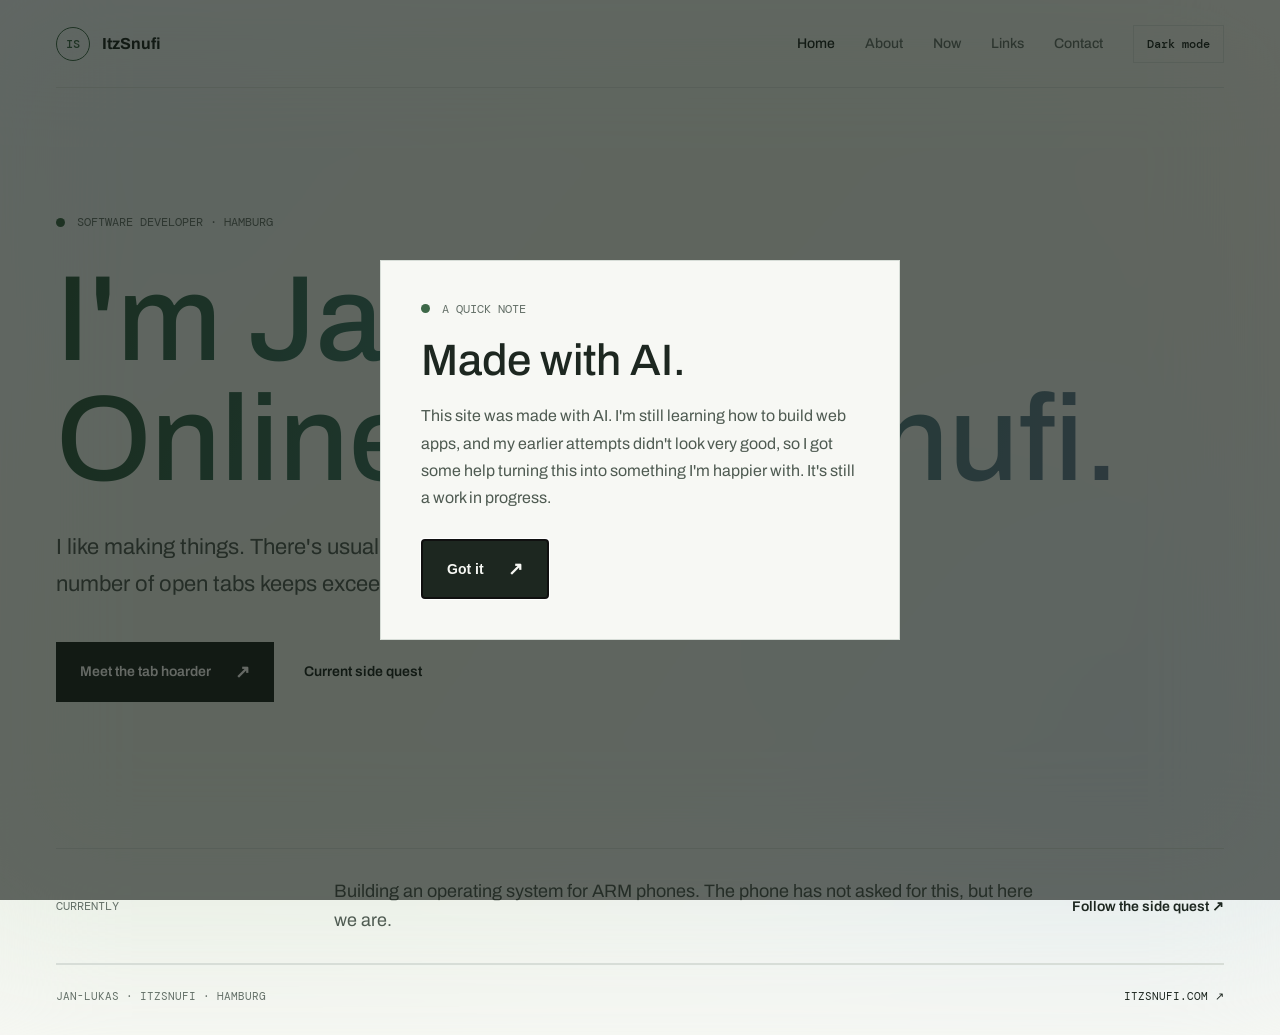
<file: index.html>
<!doctype html>
<html lang="en">
<head>
  <meta charset="utf-8">
  <meta name="viewport" content="width=device-width, initial-scale=1">
  <meta name="theme-color" content="#f7f8f4">
  <meta name="description" content="I'm Jan-Lukas, online as ItzSnufi. Software developer from Hamburg, Linux enthusiast, and always working on something new.">
  <title>ItzSnufi — Jan-Lukas</title>
  <link rel="preconnect" href="https://fonts.googleapis.com">
  <link rel="preconnect" href="https://fonts.gstatic.com" crossorigin>
  <link href="https://fonts.googleapis.com/css2?family=Archivo:wght@400;500;600;700&family=DM+Mono:wght@400;500&display=swap" rel="stylesheet">
  <link rel="stylesheet" href="style.css">
</head>
<body>
  <div class="page-shell">
    <header class="topbar">
      <a class="wordmark" href="index.html" aria-label="ItzSnufi home">
        <span class="mark">IS</span>
        <span>ItzSnufi</span>
      </a>
      <div class="topbar-actions">
        <nav class="nav-links" aria-label="Main navigation">
          <a href="index.html" aria-current="page">Home</a>
          <a href="about.html">About</a>
          <a href="now.html">Now</a>
          <a href="links.html">Links</a>
          <a href="contact.html">Contact</a>
        </nav>
        <button class="theme-toggle" type="button" data-theme-toggle>Dark mode</button>
      </div>
    </header>

    <main>
      <section class="hero" aria-labelledby="hero-title">
        <div class="eyebrow"><span class="status-dot"></span> Software developer · Hamburg</div>
        <h1 id="hero-title"><span class="gradient-text">I'm Jan-Lukas.</span><br><span class="gradient-text">Online, I'm ItzSnufi.</span></h1>
        <p class="hero-copy">I like making things. There's usually <strong>code</strong> involved, and somehow the number of open tabs keeps exceeding the number of ideas.</p>
        <div class="hero-actions">
          <a class="primary-link" href="about.html">Meet the tab hoarder <span aria-hidden="true">↗</span></a>
          <a class="text-link" href="now.html">Current side quest</a>
        </div>
      </section>

      <section class="home-note" aria-label="Currently working on">
        <span class="section-index">Currently</span>
        <p>Building an operating system for ARM phones. The phone has not asked for this, but here we are.</p>
        <a class="text-link" href="now.html">Follow the side quest <span aria-hidden="true">↗</span></a>
      </section>
    </main>

    <footer>
      <span>Jan-Lukas · ItzSnufi · Hamburg</span>
      <a href="https://itzsnufi.com">itzsnufi.com ↗</a>
    </footer>
  </div>
  <dialog class="site-note" aria-labelledby="site-note-title" data-site-note>
    <p class="eyebrow"><span class="status-dot"></span> A quick note</p>
    <h2 id="site-note-title">Made with AI.</h2>
    <p>This site was made with AI. I'm still learning how to build web apps, and my earlier attempts didn't look very good, so I got some help turning this into something I'm happier with. It's still a work in progress.</p>
    <form method="dialog"><button class="primary-link" type="submit">Got it <span aria-hidden="true">↗</span></button></form>
  </dialog>
  <script src="script.js" defer></script>
</body>
</html>
</file>
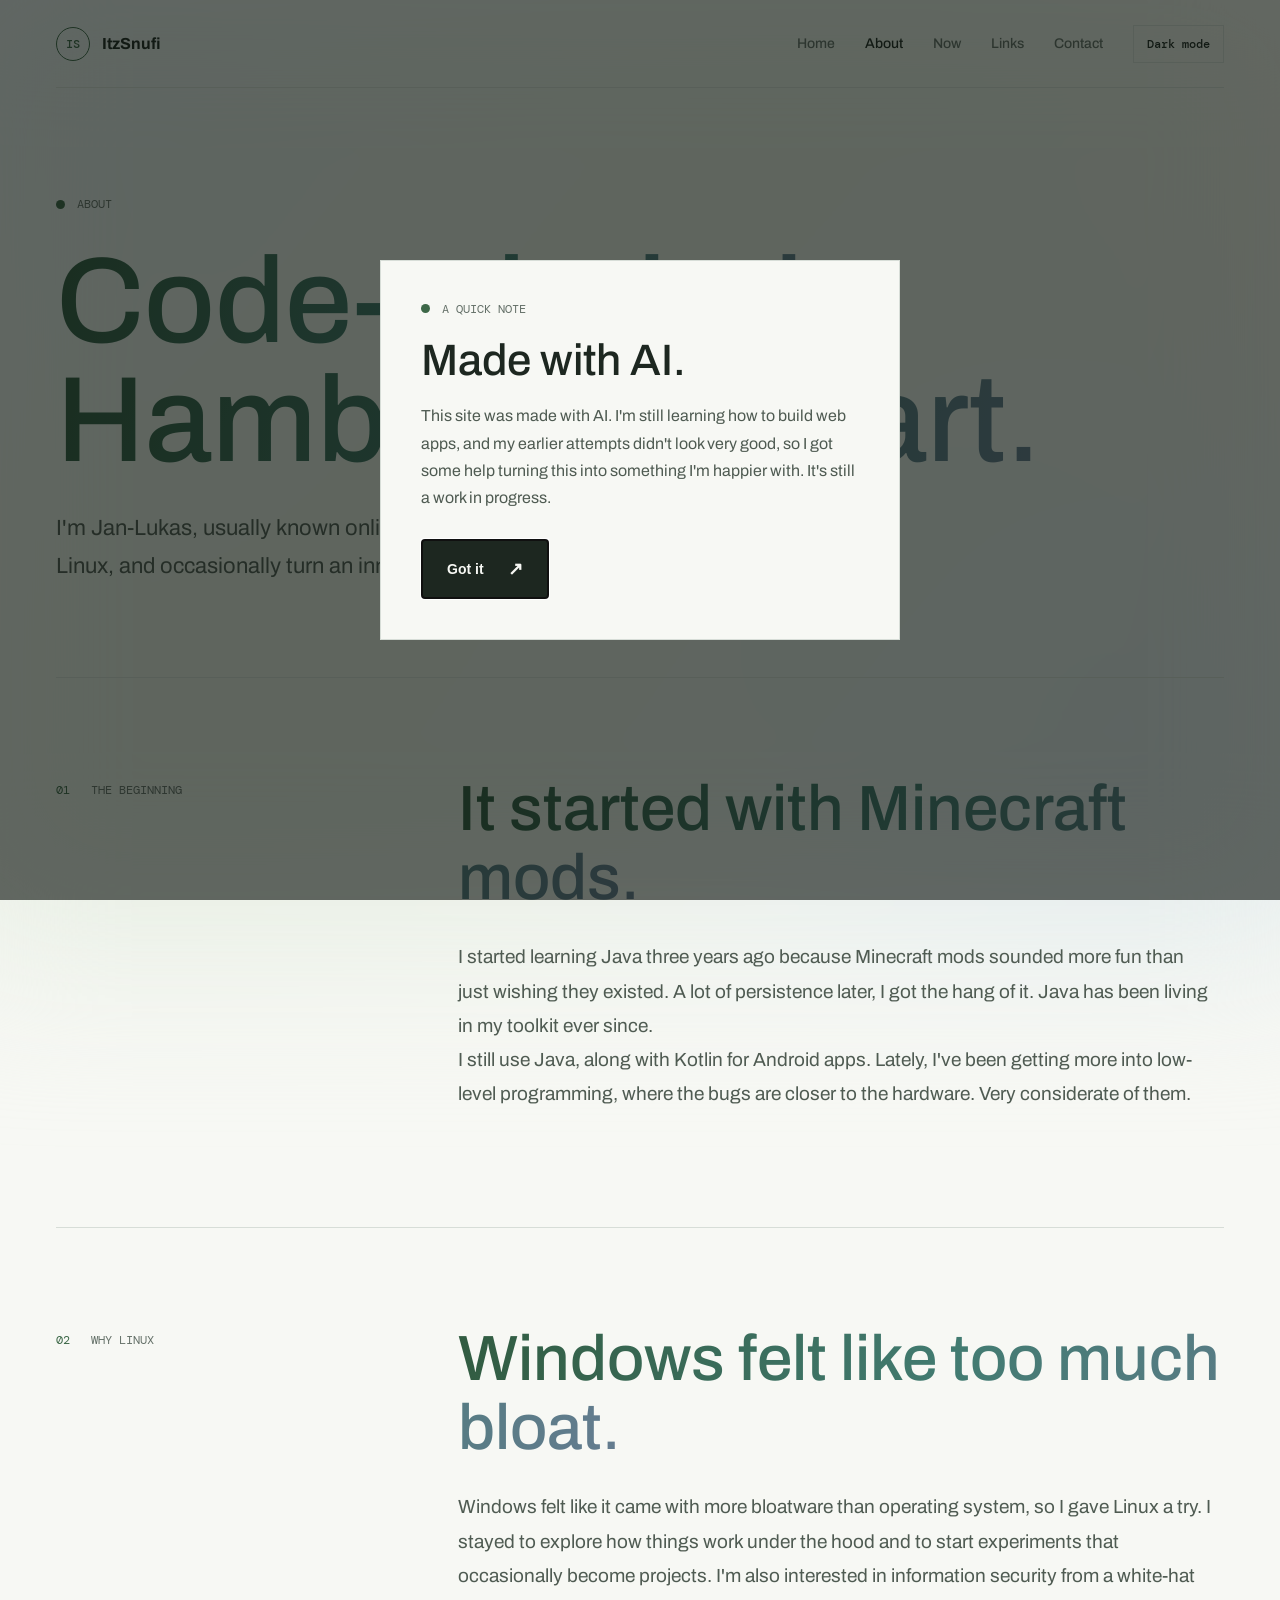
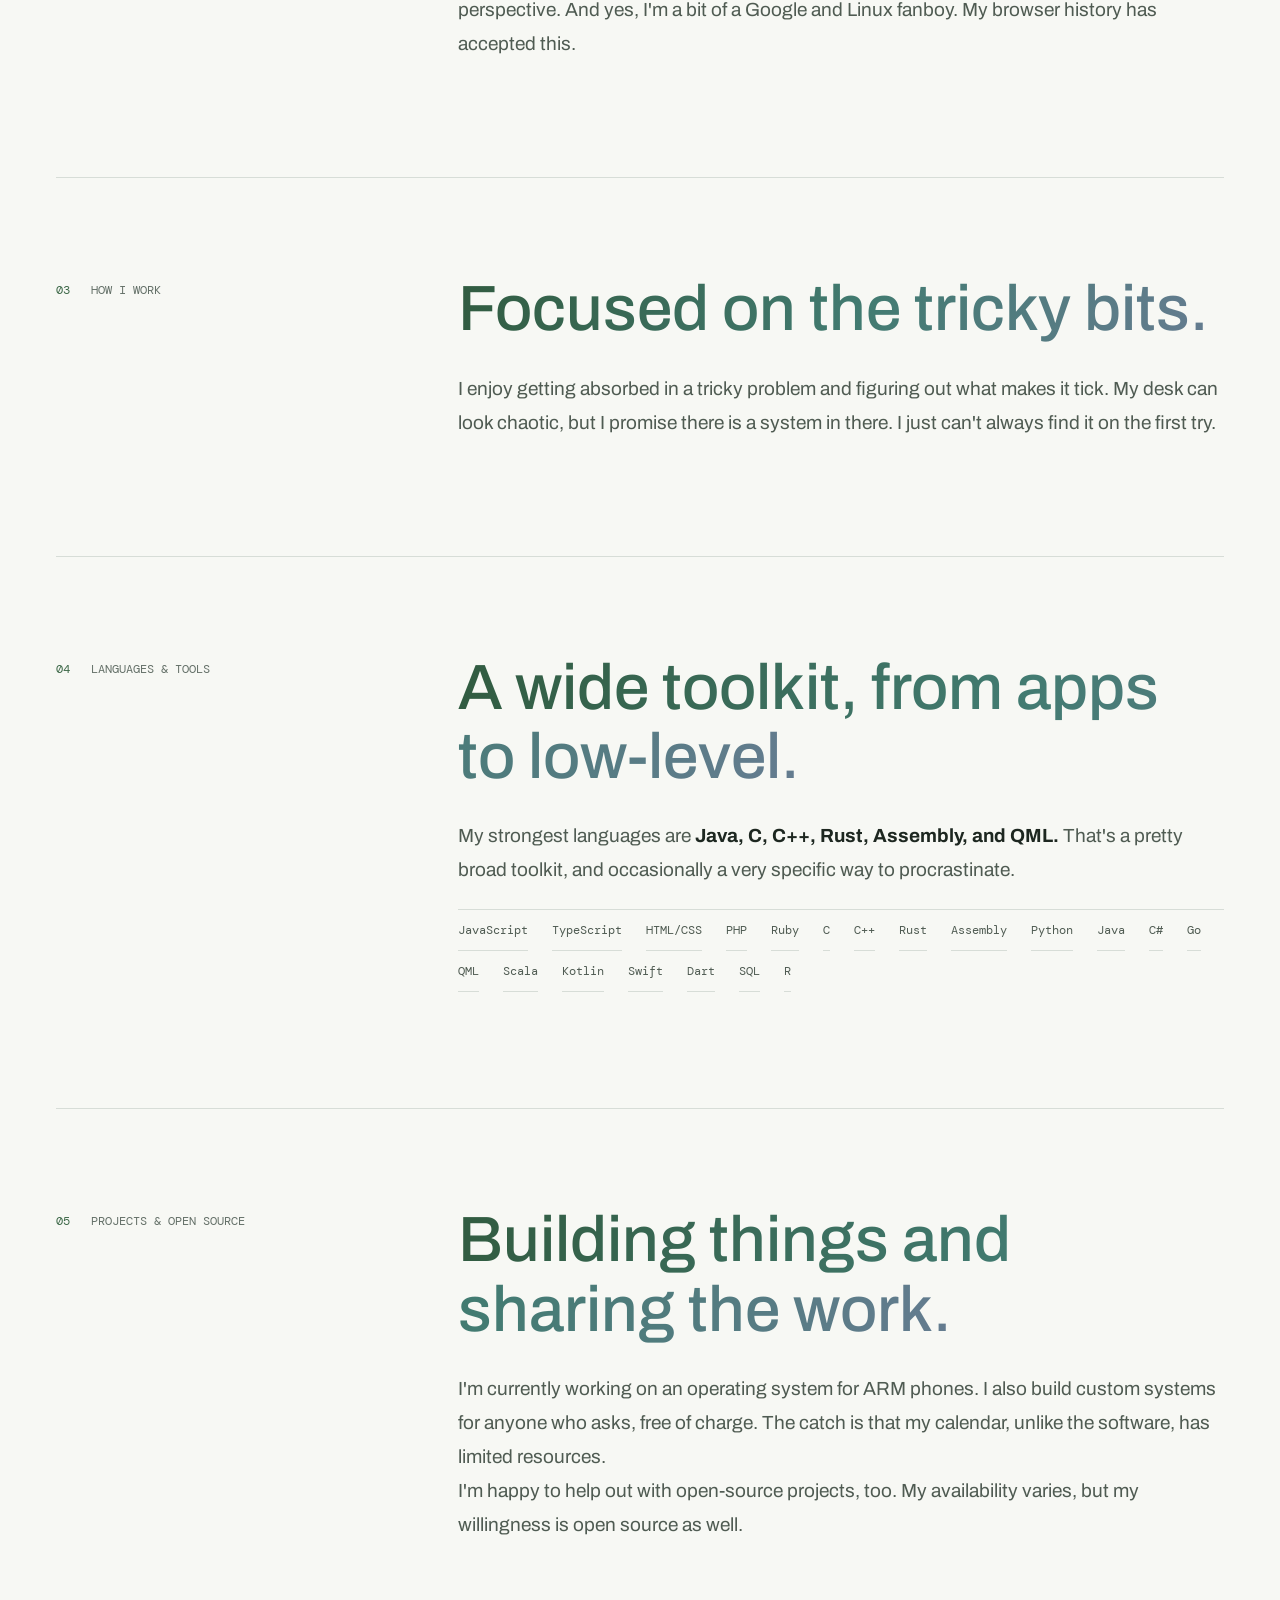
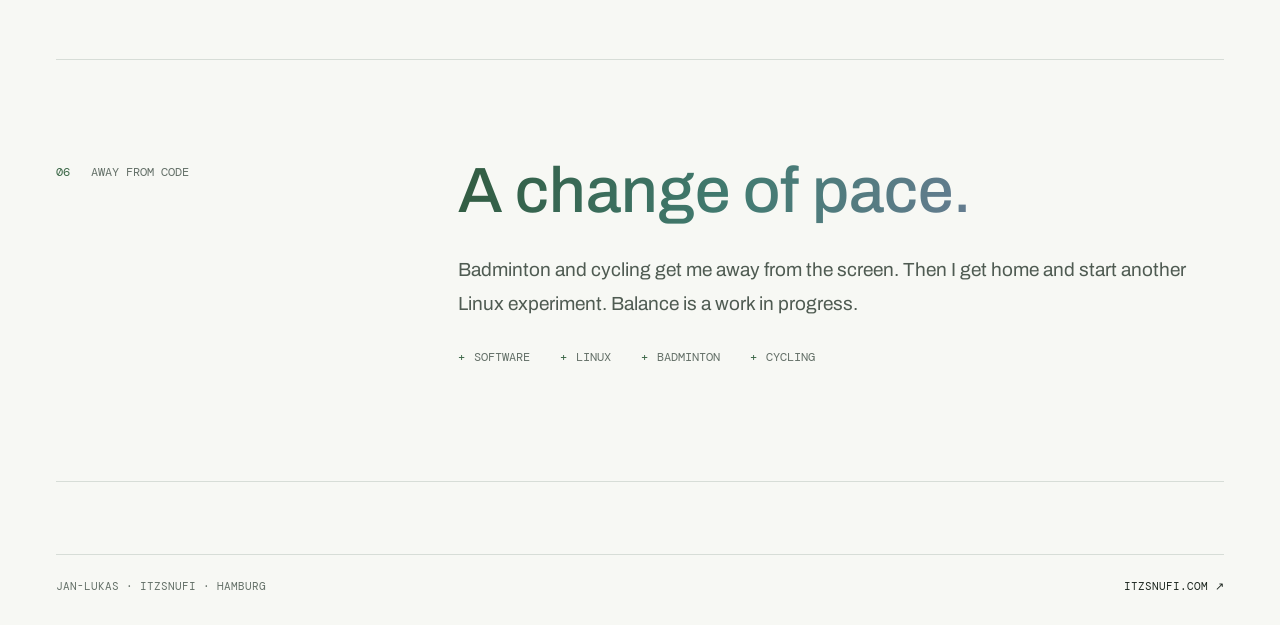
<file: about.html>
<!doctype html>
<html lang="en">
<head>
  <meta charset="utf-8">
  <meta name="viewport" content="width=device-width, initial-scale=1">
  <meta name="theme-color" content="#f7f8f4">
  <meta name="description" content="A little more about Jan-Lukas, also known as ItzSnufi: software, Linux, life in Hamburg, and the things that keep me curious.">
  <title>About — ItzSnufi</title>
  <link rel="preconnect" href="https://fonts.googleapis.com">
  <link rel="preconnect" href="https://fonts.gstatic.com" crossorigin>
  <link href="https://fonts.googleapis.com/css2?family=Archivo:wght@400;500;600;700&family=DM+Mono:wght@400;500&display=swap" rel="stylesheet">
  <link rel="stylesheet" href="style.css">
</head>
<body>
  <div class="page-shell">
    <header class="topbar">
      <a class="wordmark" href="index.html" aria-label="ItzSnufi home"><span class="mark">IS</span><span>ItzSnufi</span></a>
      <div class="topbar-actions">
        <nav class="nav-links" aria-label="Main navigation">
          <a href="index.html">Home</a>
          <a href="about.html" aria-current="page">About</a>
          <a href="now.html">Now</a>
          <a href="links.html">Links</a>
          <a href="contact.html">Contact</a>
        </nav>
        <button class="theme-toggle" type="button" data-theme-toggle>Dark mode</button>
      </div>
    </header>

    <main class="page-main">
      <header class="page-heading">
        <div class="eyebrow"><span class="status-dot"></span> About</div>
        <h1><span class="gradient-text">Code-minded.</span><br><span class="gradient-text">Hamburg at heart.</span></h1>
        <p class="hero-copy">I'm Jan-Lukas, usually known online as <strong>ItzSnufi</strong>. I build software, love Linux, and occasionally turn an innocent "what if?" into a project.</p>
      </header>

      <section class="content-section" aria-labelledby="curiosity-title">
        <div class="section-index"><span>01</span> The beginning</div>
        <div>
          <h2 id="curiosity-title"><span class="gradient-text">It started with Minecraft mods.</span></h2>
          <p class="section-copy">I started learning Java three years ago because Minecraft mods sounded more fun than just wishing they existed. A lot of persistence later, I got the hang of it. Java has been living in my toolkit ever since.</p>
          <p class="section-copy">I still use Java, along with Kotlin for Android apps. Lately, I've been getting more into low-level programming, where the bugs are closer to the hardware. Very considerate of them.</p>
        </div>
      </section>

      <section class="content-section" aria-labelledby="linux-title">
        <div class="section-index"><span>02</span> Why Linux</div>
        <div>
          <h2 id="linux-title"><span class="gradient-text">Windows felt like too much bloat.</span></h2>
          <p class="section-copy">Windows felt like it came with more bloatware than operating system, so I gave Linux a try. I stayed to explore how things work under the hood and to start experiments that occasionally become projects. I'm also interested in information security from a white-hat perspective. And yes, I'm a bit of a Google and Linux fanboy. My browser history has accepted this.</p>
        </div>
      </section>

      <section class="content-section" aria-labelledby="working-title">
        <div class="section-index"><span>03</span> How I work</div>
        <div>
          <h2 id="working-title"><span class="gradient-text">Focused on the tricky bits.</span></h2>
          <p class="section-copy">I enjoy getting absorbed in a tricky problem and figuring out what makes it tick. My desk can look chaotic, but I promise there is a system in there. I just can't always find it on the first try.</p>
        </div>
      </section>

      <section class="content-section" aria-labelledby="languages-title">
        <div class="section-index"><span>04</span> Languages &amp; tools</div>
        <div>
          <h2 id="languages-title"><span class="gradient-text">A wide toolkit, from apps to low-level.</span></h2>
          <p class="section-copy">My strongest languages are <strong>Java, C, C++, Rust, Assembly, and QML.</strong> That's a pretty broad toolkit, and occasionally a very specific way to procrastinate.</p>
          <ul class="language-list" aria-label="Programming languages and technologies">
            <li>JavaScript</li>
            <li>TypeScript</li>
            <li>HTML/CSS</li>
            <li>PHP</li>
            <li>Ruby</li>
            <li>C</li>
            <li>C++</li>
            <li>Rust</li>
            <li>Assembly</li>
            <li>Python</li>
            <li>Java</li>
            <li>C#</li>
            <li>Go</li>
            <li>QML</li>
            <li>Scala</li>
            <li>Kotlin</li>
            <li>Swift</li>
            <li>Dart</li>
            <li>SQL</li>
            <li>R</li>
          </ul>
        </div>
      </section>

      <section class="content-section" aria-labelledby="projects-title">
        <div class="section-index"><span>05</span> Projects &amp; open source</div>
        <div>
          <h2 id="projects-title"><span class="gradient-text">Building things and sharing the work.</span></h2>
          <p class="section-copy">I'm currently working on an operating system for ARM phones. I also build custom systems for anyone who asks, free of charge. The catch is that my calendar, unlike the software, has limited resources.</p>
          <p class="section-copy">I'm happy to help out with open-source projects, too. My availability varies, but my willingness is open source as well.</p>
        </div>
      </section>

      <section class="content-section" aria-labelledby="outside-title">
        <div class="section-index"><span>06</span> Away from code</div>
        <div>
          <h2 id="outside-title"><span class="gradient-text">A change of pace.</span></h2>
          <p class="section-copy">Badminton and cycling get me away from the screen. Then I get home and start another Linux experiment. Balance is a work in progress.</p>
          <div class="hobby-list" aria-label="Interests"><span>Software</span><span>Linux</span><span>Badminton</span><span>Cycling</span></div>
        </div>
      </section>
    </main>

    <footer><span>Jan-Lukas · ItzSnufi · Hamburg</span><a href="https://itzsnufi.com">itzsnufi.com ↗</a></footer>
  </div>
  <dialog class="site-note" aria-labelledby="site-note-title" data-site-note>
    <p class="eyebrow"><span class="status-dot"></span> A quick note</p>
    <h2 id="site-note-title">Made with AI.</h2>
    <p>This site was made with AI. I'm still learning how to build web apps, and my earlier attempts didn't look very good, so I got some help turning this into something I'm happier with. It's still a work in progress.</p>
    <form method="dialog"><button class="primary-link" type="submit">Got it <span aria-hidden="true">↗</span></button></form>
  </dialog>
  <script src="script.js" defer></script>
</body>
</html>
</file>
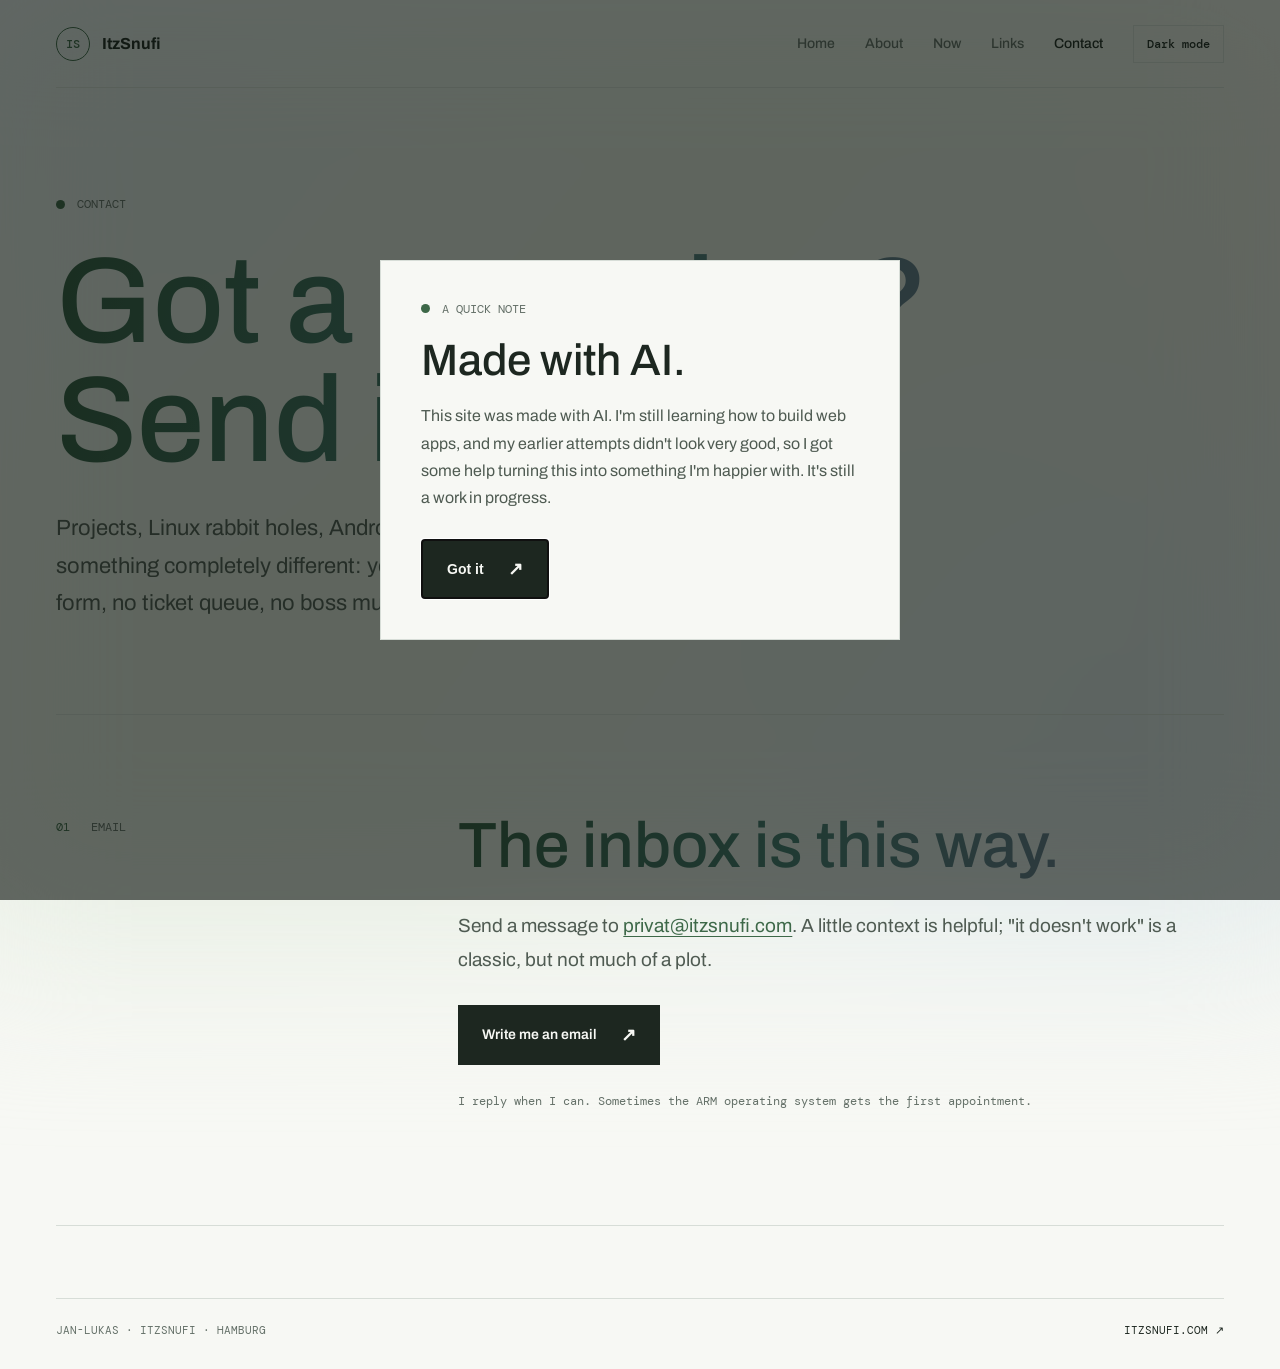
<file: contact.html>
<!doctype html>
<html lang="en">
<head>
  <meta charset="utf-8">
  <meta name="viewport" content="width=device-width, initial-scale=1">
  <meta name="theme-color" content="#f7f8f4">
  <meta name="description" content="Get in touch with Jan-Lukas about anything, from projects and Linux to a quick hello.">
  <title>Contact — ItzSnufi</title>
  <link rel="preconnect" href="https://fonts.googleapis.com">
  <link rel="preconnect" href="https://fonts.gstatic.com" crossorigin>
  <link href="https://fonts.googleapis.com/css2?family=Archivo:wght@400;500;600;700&family=DM+Mono:wght@400;500&display=swap" rel="stylesheet">
  <link rel="stylesheet" href="style.css">
</head>
<body>
  <div class="page-shell">
    <header class="topbar">
      <a class="wordmark" href="index.html" aria-label="ItzSnufi home"><span class="mark">IS</span><span>ItzSnufi</span></a>
      <div class="topbar-actions">
        <nav class="nav-links" aria-label="Main navigation">
          <a href="index.html">Home</a>
          <a href="about.html">About</a>
          <a href="now.html">Now</a>
          <a href="links.html">Links</a>
          <a href="contact.html" aria-current="page">Contact</a>
        </nav>
        <button class="theme-toggle" type="button" data-theme-toggle>Dark mode</button>
      </div>
    </header>

    <main class="page-main">
      <header class="page-heading">
        <div class="eyebrow"><span class="status-dot"></span> Contact</div>
        <h1><span class="gradient-text">Got a question?</span><br><span class="gradient-text">Send it my way.</span></h1>
        <p class="hero-copy">Projects, Linux rabbit holes, Android apps, open-source ideas, or something completely different: you can email me about anything. No form, no ticket queue, no boss music.</p>
      </header>

      <section class="content-section" aria-labelledby="email-title">
        <div class="section-index"><span>01</span> Email</div>
        <div>
          <h2 id="email-title"><span class="gradient-text">The inbox is this way.</span></h2>
          <p class="section-copy">Send a message to <a class="contact-email" href="mailto:privat@itzsnufi.com">privat@itzsnufi.com</a>. A little context is helpful; "it doesn't work" is a classic, but not much of a plot.</p>
          <a class="primary-link contact-cta" href="mailto:privat@itzsnufi.com">Write me an email <span aria-hidden="true">↗</span></a>
          <p class="page-endnote">I reply when I can. Sometimes the ARM operating system gets the first appointment.</p>
        </div>
      </section>
    </main>

    <footer><span>Jan-Lukas · ItzSnufi · Hamburg</span><a href="https://itzsnufi.com">itzsnufi.com ↗</a></footer>
  </div>
  <dialog class="site-note" aria-labelledby="site-note-title" data-site-note>
    <p class="eyebrow"><span class="status-dot"></span> A quick note</p>
    <h2 id="site-note-title">Made with AI.</h2>
    <p>This site was made with AI. I'm still learning how to build web apps, and my earlier attempts didn't look very good, so I got some help turning this into something I'm happier with. It's still a work in progress.</p>
    <form method="dialog"><button class="primary-link" type="submit">Got it <span aria-hidden="true">↗</span></button></form>
  </dialog>
  <script src="script.js" defer></script>
</body>
</html>
</file>
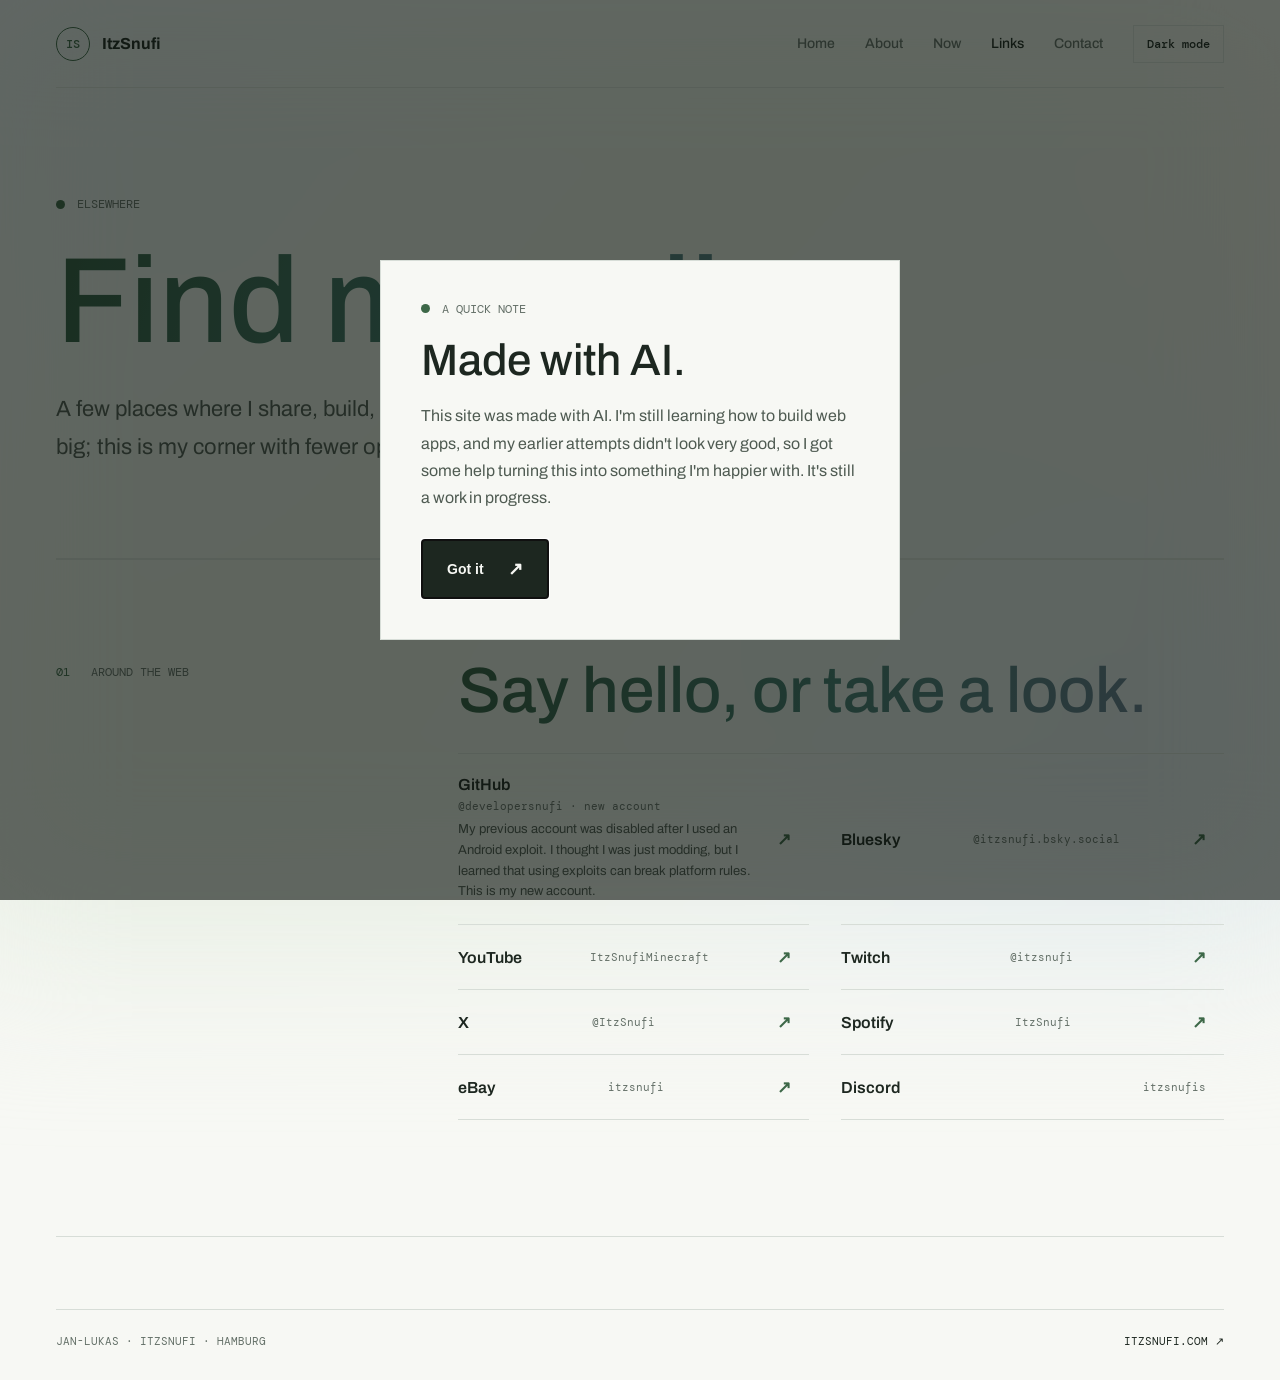
<file: links.html>
<!doctype html>
<html lang="en">
<head>
  <meta charset="utf-8">
  <meta name="viewport" content="width=device-width, initial-scale=1">
  <meta name="theme-color" content="#f7f8f4">
  <meta name="description" content="Find ItzSnufi around the web.">
  <title>Links — ItzSnufi</title>
  <link rel="preconnect" href="https://fonts.googleapis.com">
  <link rel="preconnect" href="https://fonts.gstatic.com" crossorigin>
  <link href="https://fonts.googleapis.com/css2?family=Archivo:wght@400;500;600;700&family=DM+Mono:wght@400;500&display=swap" rel="stylesheet">
  <link rel="stylesheet" href="style.css">
</head>
<body>
  <div class="page-shell">
    <header class="topbar">
      <a class="wordmark" href="index.html" aria-label="ItzSnufi home"><span class="mark">IS</span><span>ItzSnufi</span></a>
      <div class="topbar-actions">
        <nav class="nav-links" aria-label="Main navigation">
          <a href="index.html">Home</a>
          <a href="about.html">About</a>
          <a href="now.html">Now</a>
          <a href="links.html" aria-current="page">Links</a>
          <a href="contact.html">Contact</a>
        </nav>
        <button class="theme-toggle" type="button" data-theme-toggle>Dark mode</button>
      </div>
    </header>

    <main class="page-main">
      <header class="page-heading">
        <div class="eyebrow"><span class="status-dot"></span> Elsewhere</div>
        <h1><span class="gradient-text">Find me online.</span></h1>
        <p class="hero-copy">A few places where I share, build, watch, listen, or hang out. The internet is big; this is my corner with fewer open tabs.</p>
      </header>

      <section class="content-section links-section" aria-labelledby="links-title">
        <div class="section-index"><span>01</span> Around the web</div>
        <div>
          <h2 id="links-title"><span class="gradient-text">Say hello, or take a look.</span></h2>
          <div class="social-grid">
            <a class="social-link" href="https://github.com/developersnufi" target="_blank" rel="noreferrer"><span class="social-copy"><span>GitHub</span><span class="handle">@developersnufi · new account</span><span class="social-description">My previous account was disabled after I used an Android exploit. I thought I was just modding, but I learned that using exploits can break platform rules. This is my new account.</span></span><span class="arrow" aria-hidden="true">↗</span></a>
            <a class="social-link" href="https://itzsnufi.bsky.social" target="_blank" rel="noreferrer"><span>Bluesky</span><span class="handle">@itzsnufi.bsky.social</span><span class="arrow" aria-hidden="true">↗</span></a>
            <a class="social-link" href="https://www.youtube.com/@ItzSnufiMinecraft" target="_blank" rel="noreferrer"><span>YouTube</span><span class="handle">ItzSnufiMinecraft</span><span class="arrow" aria-hidden="true">↗</span></a>
            <a class="social-link" href="https://www.twitch.tv/itzsnufi" target="_blank" rel="noreferrer"><span>Twitch</span><span class="handle">@itzsnufi</span><span class="arrow" aria-hidden="true">↗</span></a>
            <a class="social-link" href="https://x.com/ItzSnufi" target="_blank" rel="noreferrer"><span>X</span><span class="handle">@ItzSnufi</span><span class="arrow" aria-hidden="true">↗</span></a>
            <a class="social-link" href="https://open.spotify.com/search/ItzSnufi" target="_blank" rel="noreferrer"><span>Spotify</span><span class="handle">ItzSnufi</span><span class="arrow" aria-hidden="true">↗</span></a>
            <a class="social-link" href="https://www.ebay.de/usr/itzsnufi" target="_blank" rel="noreferrer"><span>eBay</span><span class="handle">itzsnufi</span><span class="arrow" aria-hidden="true">↗</span></a>
            <div class="social-link social-static"><span>Discord</span><span class="handle">itzsnufis</span></div>
          </div>
        </div>
      </section>
    </main>

    <footer><span>Jan-Lukas · ItzSnufi · Hamburg</span><a href="https://itzsnufi.com">itzsnufi.com ↗</a></footer>
  </div>
  <dialog class="site-note" aria-labelledby="site-note-title" data-site-note>
    <p class="eyebrow"><span class="status-dot"></span> A quick note</p>
    <h2 id="site-note-title">Made with AI.</h2>
    <p>This site was made with AI. I'm still learning how to build web apps, and my earlier attempts didn't look very good, so I got some help turning this into something I'm happier with. It's still a work in progress.</p>
    <form method="dialog"><button class="primary-link" type="submit">Got it <span aria-hidden="true">↗</span></button></form>
  </dialog>
  <script src="script.js" defer></script>
</body>
</html>
</file>
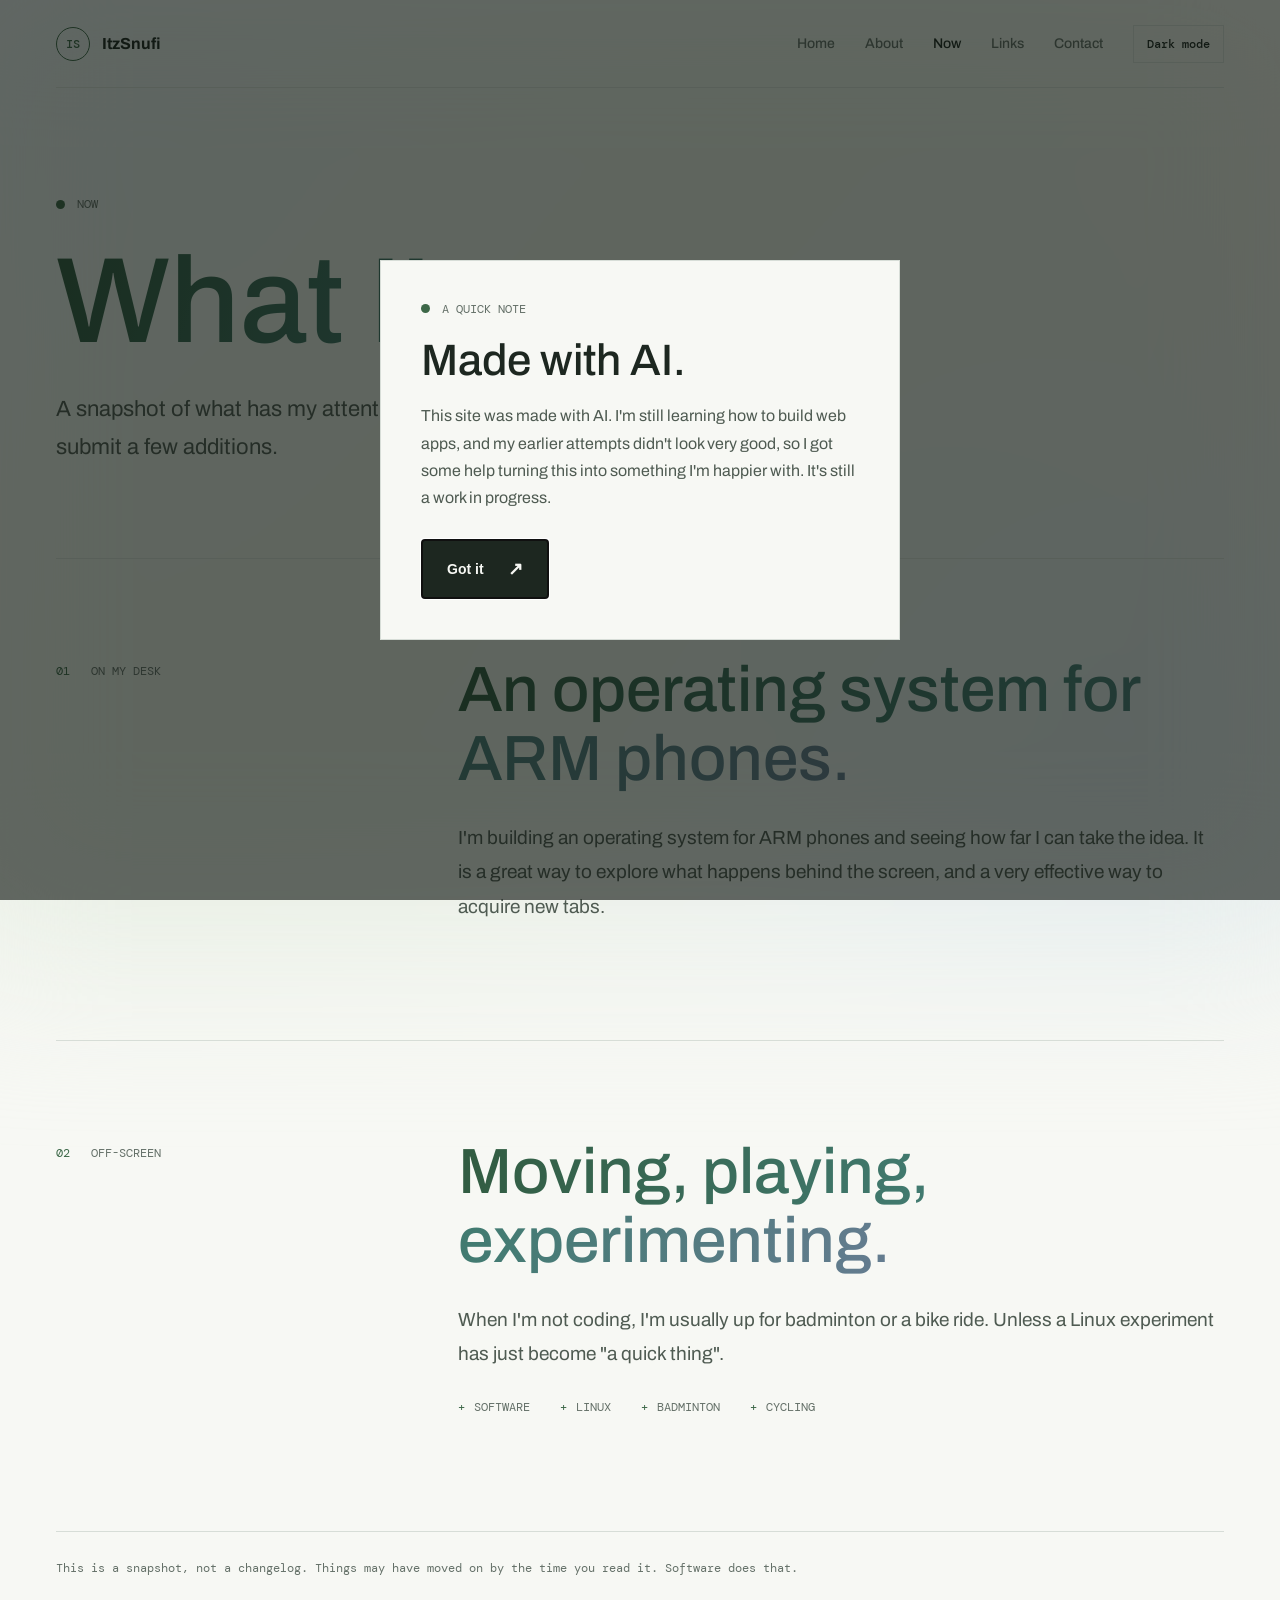
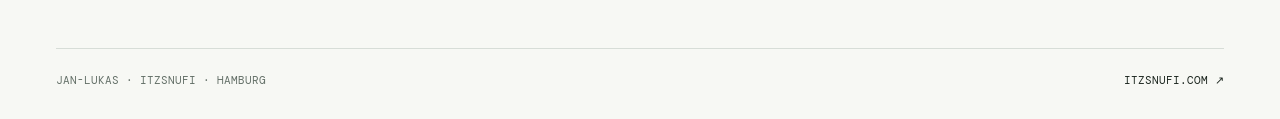
<file: now.html>
<!doctype html>
<html lang="en">
<head>
  <meta charset="utf-8">
  <meta name="viewport" content="width=device-width, initial-scale=1">
  <meta name="theme-color" content="#f7f8f4">
  <meta name="description" content="What Jan-Lukas is working on and enjoying lately.">
  <title>Now — ItzSnufi</title>
  <link rel="preconnect" href="https://fonts.googleapis.com">
  <link rel="preconnect" href="https://fonts.gstatic.com" crossorigin>
  <link href="https://fonts.googleapis.com/css2?family=Archivo:wght@400;500;600;700&family=DM+Mono:wght@400;500&display=swap" rel="stylesheet">
  <link rel="stylesheet" href="style.css">
</head>
<body>
  <div class="page-shell">
    <header class="topbar">
      <a class="wordmark" href="index.html" aria-label="ItzSnufi home"><span class="mark">IS</span><span>ItzSnufi</span></a>
      <div class="topbar-actions">
        <nav class="nav-links" aria-label="Main navigation">
          <a href="index.html">Home</a>
          <a href="about.html">About</a>
          <a href="now.html" aria-current="page">Now</a>
          <a href="links.html">Links</a>
          <a href="contact.html">Contact</a>
        </nav>
        <button class="theme-toggle" type="button" data-theme-toggle>Dark mode</button>
      </div>
    </header>

    <main class="page-main">
      <header class="page-heading">
        <div class="eyebrow"><span class="status-dot"></span> Now</div>
        <h1><span class="gradient-text">What I'm up to.</span></h1>
        <p class="hero-copy">A snapshot of what has my attention lately. My open tabs would like to submit a few additions.</p>
      </header>

      <section class="content-section" aria-labelledby="project-title">
        <div class="section-index"><span>01</span> On my desk</div>
        <div>
          <h2 id="project-title"><span class="gradient-text">An operating system for ARM phones.</span></h2>
          <p class="section-copy">I'm building an operating system for ARM phones and seeing how far I can take the idea. It is a great way to explore what happens behind the screen, and a very effective way to acquire new tabs.</p>
        </div>
      </section>

      <section class="content-section" aria-labelledby="outside-title">
        <div class="section-index"><span>02</span> Off-screen</div>
        <div>
          <h2 id="outside-title"><span class="gradient-text">Moving, playing, experimenting.</span></h2>
          <p class="section-copy">When I'm not coding, I'm usually up for badminton or a bike ride. Unless a Linux experiment has just become "a quick thing".</p>
          <div class="hobby-list" aria-label="Interests"><span>Software</span><span>Linux</span><span>Badminton</span><span>Cycling</span></div>
        </div>
      </section>

      <p class="page-endnote">This is a snapshot, not a changelog. Things may have moved on by the time you read it. Software does that.</p>
    </main>

    <footer><span>Jan-Lukas · ItzSnufi · Hamburg</span><a href="https://itzsnufi.com">itzsnufi.com ↗</a></footer>
  </div>
  <dialog class="site-note" aria-labelledby="site-note-title" data-site-note>
    <p class="eyebrow"><span class="status-dot"></span> A quick note</p>
    <h2 id="site-note-title">Made with AI.</h2>
    <p>This site was made with AI. I'm still learning how to build web apps, and my earlier attempts didn't look very good, so I got some help turning this into something I'm happier with. It's still a work in progress.</p>
    <form method="dialog"><button class="primary-link" type="submit">Got it <span aria-hidden="true">↗</span></button></form>
  </dialog>
  <script src="script.js" defer></script>
</body>
</html>
</file>
<file: style.css>
:root {
  color-scheme: light;
  --paper: #f7f8f4;
  --ink: #1d2720;
  --muted: #647068;
  --line: #d7ddd7;
  --accent: #3d6848;
  --body-copy: #4f5b52;
  --name-gradient: linear-gradient(108deg, #315b40 0%, #427b71 54%, #657c90 100%);
  --backdrop-wash: linear-gradient(rgb(247 248 244 / 76%), rgb(247 248 244 / 76%));
  --ambient-a: #b7d1b3;
  --ambient-b: #a9c8d6;
  --ambient-c: #ddc69f;
  --mono: "DM Mono", "Courier New", monospace;
  --sans: "Archivo", "Trebuchet MS", sans-serif;
}

:root[data-theme="dark"] {
  color-scheme: dark;
  --paper: #151a16;
  --ink: #e8eee8;
  --muted: #a0aaa2;
  --line: #38423a;
  --accent: #a6c596;
  --body-copy: #c1cbc2;
  --name-gradient: linear-gradient(108deg, #a4d5a5 0%, #80c5b8 54%, #a7c3df 100%);
  --backdrop-wash: linear-gradient(rgb(21 26 22 / 70%), rgb(21 26 22 / 70%));
  --ambient-a: #3b6546;
  --ambient-b: #355d68;
  --ambient-c: #675239;
}

@media (prefers-color-scheme: dark) {
  :root:not([data-theme="light"]) {
    color-scheme: dark;
    --paper: #151a16;
    --ink: #e8eee8;
    --muted: #a0aaa2;
    --line: #38423a;
    --accent: #a6c596;
    --body-copy: #c1cbc2;
    --name-gradient: linear-gradient(108deg, #a4d5a5 0%, #80c5b8 54%, #a7c3df 100%);
    --backdrop-wash: linear-gradient(rgb(21 26 22 / 70%), rgb(21 26 22 / 70%));
    --ambient-a: #3b6546;
    --ambient-b: #355d68;
    --ambient-c: #675239;
  }
}

* { box-sizing: border-box; }

html {
  background: var(--paper);
  scroll-behavior: smooth;
  scroll-padding-top: 88px;
}

body {
  position: relative;
  isolation: isolate;
  min-height: 100vh;
  margin: 0;
  background: transparent;
  color: var(--ink);
  font-family: var(--sans);
  -webkit-font-smoothing: antialiased;
  transition: background-color 180ms ease, color 180ms ease;
}

body::before {
  content: "";
  position: fixed;
  z-index: -1;
  inset: -14px;
  pointer-events: none;
  background:
    var(--backdrop-wash),
    linear-gradient(128deg, transparent 5%, var(--ambient-a) 35% 52%, transparent 78%),
    linear-gradient(34deg, transparent 12%, var(--ambient-b) 42% 60%, transparent 88%),
    linear-gradient(162deg, transparent 18%, var(--ambient-c) 49% 62%, transparent 84%),
    var(--paper);
  filter: blur(76px);
  transform: scale(1.08);
}

a { color: inherit; }

.page-shell {
  width: min(1540px, calc(100% - 112px));
  margin: 0 auto;
}

.topbar {
  display: flex;
  align-items: center;
  justify-content: space-between;
  min-height: 88px;
  border-bottom: 1px solid var(--line);
}

.wordmark {
  display: inline-flex;
  align-items: center;
  gap: 12px;
  flex: 0 0 auto;
  text-decoration: none;
  font-size: 16px;
  font-weight: 700;
}

.mark {
  display: grid;
  width: 34px;
  height: 34px;
  place-items: center;
  border: 1px solid var(--accent);
  border-radius: 50%;
  color: var(--accent);
  font: 500 12px var(--mono);
}

.topbar-actions {
  display: flex;
  align-items: center;
  gap: 30px;
}

.nav-links {
  display: flex;
  gap: 30px;
  align-items: center;
}

.nav-links a {
  color: var(--muted);
  font-size: 14px;
  font-weight: 500;
  text-decoration: none;
  transition: color 180ms ease;
}

.nav-links a:hover, .nav-links a[aria-current="page"] { color: var(--ink); }

.theme-toggle {
  min-height: 38px;
  padding: 0 13px;
  border: 1px solid var(--line);
  background: transparent;
  color: var(--ink);
  font: 500 12px var(--mono);
  white-space: nowrap;
  cursor: pointer;
  transition: border-color 180ms ease, color 180ms ease;
}

.theme-toggle:hover { border-color: var(--accent); color: var(--accent); }

.hero {
  display: grid;
  min-height: min(760px, calc(100svh - 89px));
  align-content: center;
  padding: 100px 0 120px;
}

.page-heading {
  padding: clamp(72px, 12vh, 132px) 0 92px;
  border-bottom: 1px solid var(--line);
}

.eyebrow, .section-index {
  font: 400 12px var(--mono);
  text-transform: uppercase;
}

.eyebrow {
  display: flex;
  align-items: center;
  gap: 12px;
  color: var(--muted);
}

.status-dot {
  width: 9px;
  height: 9px;
  border-radius: 50%;
  background: var(--accent);
}

h1, h2 {
  color: var(--ink);
}

h1 {
  max-width: 1380px;
  margin: 30px 0;
  font-size: clamp(68px, 9.5vw, 148px);
  line-height: .98;
  font-weight: 500;
}

.gradient-text {
  background: var(--name-gradient);
  background-clip: text;
  -webkit-background-clip: text;
  color: transparent;
  -webkit-text-fill-color: transparent;
}

.hero-copy {
  max-width: 720px;
  margin: 0;
  color: var(--body-copy);
  font-size: 22px;
  line-height: 1.7;
}

.hero-copy strong, .section-copy strong { color: var(--ink); font-weight: 700; }

.hero-actions {
  display: flex;
  gap: 30px;
  align-items: center;
  margin-top: 38px;
}

.primary-link {
  display: inline-flex;
  align-items: center;
  gap: 24px;
  min-height: 60px;
  padding: 0 24px;
  background: var(--ink);
  color: var(--paper);
  font-size: 14px;
  font-weight: 600;
  text-decoration: none;
  transition: background 180ms ease;
}

.primary-link:hover { background: var(--accent); color: var(--paper); }
.primary-link span { font-size: 18px; }

.text-link {
  color: var(--ink);
  font-size: 14px;
  font-weight: 600;
  text-decoration: none;
  transition: color 180ms ease;
}

.text-link:hover { color: var(--accent); }

.home-note {
  display: grid;
  grid-template-columns: minmax(140px, .7fr) minmax(0, 2fr) auto;
  gap: 30px;
  align-items: center;
  padding: 28px 0;
  border-top: 1px solid var(--line);
  border-bottom: 1px solid var(--line);
}

.home-note .section-index { color: var(--muted); }
.home-note p { margin: 0; color: var(--body-copy); font-size: 18px; line-height: 1.6; }
.home-note .text-link { white-space: nowrap; }

.page-main { padding-bottom: 72px; }

.content-section {
  display: grid;
  grid-template-columns: minmax(220px, .75fr) minmax(0, 2fr);
  gap: clamp(56px, 9vw, 150px);
  padding: 104px 0 116px;
  border-bottom: 1px solid var(--line);
}

.section-index { color: var(--muted); }
.section-index span { margin-right: 14px; color: var(--accent); }

h2 {
  max-width: 950px;
  margin: -8px 0 28px;
  font-size: clamp(42px, 5vw, 68px);
  line-height: 1.08;
  font-weight: 500;
}

.section-copy {
  max-width: 760px;
  margin: 0;
  color: var(--body-copy);
  font-size: 19px;
  line-height: 1.8;
}

.now-line {
  display: flex;
  gap: 18px;
  align-items: flex-start;
  max-width: 790px;
  padding: 22px 0;
  border-top: 1px solid var(--line);
  color: var(--body-copy);
  font-size: 18px;
  line-height: 1.75;
}

.now-line:last-child { border-bottom: 1px solid var(--line); }
.now-symbol { color: var(--accent); font: 500 16px var(--mono); }
.now-line strong { color: var(--ink); }

.hobby-list {
  display: flex;
  flex-wrap: wrap;
  gap: 12px 30px;
  margin-top: 28px;
  color: var(--muted);
  font: 400 12px var(--mono);
  text-transform: uppercase;
}

.hobby-list span { display: inline-flex; align-items: center; gap: 9px; }
.hobby-list span::before { content: "+"; color: var(--accent); }

.language-list {
  display: flex;
  flex-wrap: wrap;
  gap: 0 24px;
  margin: 22px 0 0;
  padding: 0;
  border-top: 1px solid var(--line);
  list-style: none;
}

.language-list li {
  padding: 12px 0;
  border-bottom: 1px solid var(--line);
  color: var(--body-copy);
  font: 400 12px var(--mono);
}

.social-grid {
  display: grid;
  grid-template-columns: repeat(2, minmax(0, 1fr));
  max-width: 900px;
  border-top: 1px solid var(--line);
}

.social-link {
  display: flex;
  justify-content: space-between;
  align-items: center;
  gap: 18px;
  min-width: 0;
  padding: 22px 18px 22px 0;
  border-bottom: 1px solid var(--line);
  color: var(--ink);
  font-size: 16px;
  font-weight: 600;
  text-decoration: none;
  transition: color 180ms ease;
}

.social-link:nth-child(odd) { margin-right: 32px; }
.social-link:hover { color: var(--accent); }
.social-static { cursor: default; }
.social-static:hover { color: var(--ink); }
.social-link .handle { overflow: hidden; color: var(--muted); font: 400 11px var(--mono); text-overflow: ellipsis; white-space: nowrap; }
.social-link .arrow { flex: 0 0 auto; color: var(--accent); font-size: 17px; }
.social-copy { display: grid; min-width: 0; gap: 6px; }
.social-description { color: var(--body-copy); font-size: 13px; font-weight: 400; line-height: 1.6; }

.links-section { border-top: 1px solid var(--line); }
.page-endnote { margin: 28px 0 0; color: var(--muted); font: 400 12px var(--mono); }
.contact-email { color: var(--accent); text-underline-offset: 4px; overflow-wrap: anywhere; }
.contact-cta { margin-top: 28px; }

.site-note {
  width: min(520px, calc(100% - 32px));
  max-width: none;
  padding: clamp(24px, 6vw, 40px);
  border: 1px solid var(--line);
  background: var(--paper);
  color: var(--ink);
}

.site-note::backdrop { background: rgb(12 18 14 / 62%); }
.site-note .eyebrow { margin: 0 0 20px; }
.site-note h2 { margin: 0 0 18px; font-size: clamp(32px, 6vw, 44px); }
.site-note > p:not(.eyebrow) { margin: 0; color: var(--body-copy); font-size: 16px; line-height: 1.7; }
.site-note form { margin-top: 28px; }

footer {
  display: flex;
  justify-content: space-between;
  gap: 20px;
  padding: 24px 0 32px;
  border-top: 1px solid var(--line);
  color: var(--muted);
  font: 400 11px var(--mono);
  text-transform: uppercase;
}

footer a { color: var(--ink); text-decoration: none; }
footer a:hover { color: var(--accent); }

@media (max-width: 820px) {
  html { scroll-padding-top: 68px; }
  .page-shell { width: min(100% - 48px, 660px); }
  .topbar { min-height: 76px; }
  .topbar-actions { gap: 16px; }
  .nav-links { gap: 18px; }
  .nav-links a { font-size: 12px; }
  .hero { min-height: min(700px, calc(100svh - 77px)); padding: 80px 0 100px; }
  h1 { font-size: clamp(58px, 11vw, 92px); }
  .hero-copy { font-size: 19px; }
  .page-heading { padding: 76px 0 68px; }
  .content-section { grid-template-columns: 1fr; gap: 32px; padding: 78px 0 86px; }
  h2 { margin-top: -4px; font-size: clamp(40px, 7.5vw, 58px); }
  .section-copy { font-size: 18px; }
  .now-line { font-size: 16px; }
  .social-grid { grid-template-columns: 1fr; }
  .social-link:nth-child(odd) { margin-right: 0; }
  .home-note { grid-template-columns: 1fr auto; gap: 14px 24px; }
  .home-note .section-index { grid-column: 1 / -1; }
}

@media (max-width: 560px) {
  .page-shell { width: calc(100% - 36px); }
  .topbar { align-items: flex-start; flex-direction: column; gap: 14px; padding: 17px 0; }
  .topbar-actions { width: 100%; justify-content: space-between; gap: 10px; }
  .nav-links { gap: clamp(10px, 3.5vw, 18px); }
  .nav-links a { font-size: 11px; }
  .theme-toggle { min-height: 34px; padding: 0 9px; font-size: 10px; }
  .hero { min-height: min(660px, calc(100svh - 112px)); padding: 70px 0 86px; }
  h1 { margin: 24px 0; font-size: clamp(48px, 11.5vw, 64px); }
  .hero-copy { font-size: 16px; }
  .hero-actions { flex-wrap: wrap; gap: 20px; }
  .primary-link { min-height: 54px; padding: 0 18px; }
  .page-heading { padding: 64px 0 56px; }
  .content-section { padding: 64px 0 72px; }
  .home-note { grid-template-columns: 1fr; gap: 16px; padding: 22px 0; }
  .home-note .section-index { grid-column: auto; }
  .home-note .text-link { white-space: normal; }
  footer { flex-direction: column; font-size: 10px; }
}

@media (prefers-reduced-motion: reduce) {
  *, *::before, *::after { scroll-behavior: auto !important; transition-duration: .01ms !important; }
}
</file>
